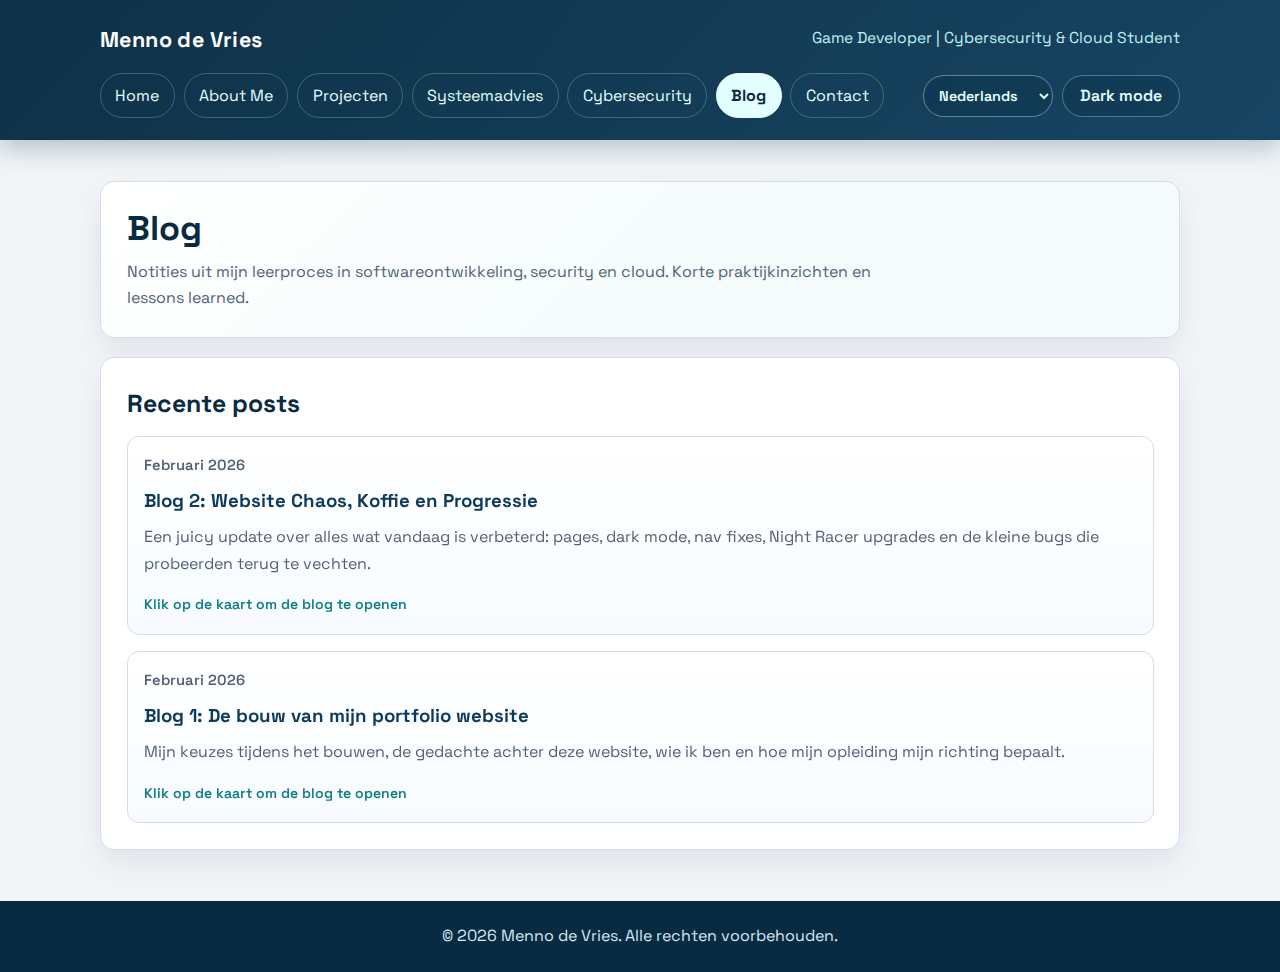
<file: Blog.html>
<!DOCTYPE html>
<html lang="nl">
<head>
    <meta charset="UTF-8">
    <meta name="viewport" content="width=device-width, initial-scale=1.0">
    <title>Blog | Menno de Vries</title>
    <link rel="preconnect" href="https://fonts.googleapis.com">
    <link rel="preconnect" href="https://fonts.gstatic.com" crossorigin>
    <link href="https://fonts.googleapis.com/css2?family=Space+Grotesk:wght@400;500;600;700&display=swap" rel="stylesheet">
    <link rel="stylesheet" href="styles.css">
</head>
<body>
    <header class="site-header">
        <div class="container header-inner">
            <div class="header-top">
                <a class="brand" href="index.html">Menno de Vries</a>
                <p class="role">Game Developer | Cybersecurity & Cloud Student</p>
            </div>
            <nav class="site-nav" aria-label="Hoofdnavigatie">
                <a href="index.html">Home</a>
                <a href="About_Me/AboutMe.html">About Me</a>
                <a href="Projecten.html">Projecten</a>
                <a href="Keuzehulp.html">Systeemadvies</a>
                <a href="Cybersecurity.html">Cybersecurity</a>
                <a class="is-active" aria-current="page" href="Blog.html">Blog</a>
                <a href="Contact.html">Contact</a>
                            <div class="lang-switcher">
                    <label for="lang-select">Taal</label>
                    <select id="lang-select" class="js-language-select" aria-label="Selecteer taal">
                        <option value="nl">Nederlands</option>
                        <option value="en">English</option>
                        <option value="de">Deutsch</option>
                    </select>
                </div>
                <button class="theme-toggle js-theme-toggle" type="button" aria-pressed="false">Dark mode</button>
            </nav>
        </div>
    </header>

    <main>
        <div class="container">
            <section class="hero">
                <h1>Blog</h1>
                <p>Notities uit mijn leerproces in softwareontwikkeling, security en cloud. Korte praktijkinzichten en lessons learned.</p>
            </section>

            <section class="section">
                <h2>Recente posts</h2>
                <div class="grid">
                    <a class="card blog-card-link" href="Blogs_Library/Blog2/Blog2.html">
                        <p class="meta">Februari 2026</p>
                        <h3>Blog 2: Website Chaos, Koffie en Progressie</h3>
                        <p>Een juicy update over alles wat vandaag is verbeterd: pages, dark mode, nav fixes, Night Racer upgrades en de kleine bugs die probeerden terug te vechten.</p>
                        <div class="blog-card-actions">
                            <span class="blog-card-hint">Klik op de kaart om de blog te openen</span>
                        </div>
                    </a>
                    <a class="card blog-card-link" href="Blogs_Library/Blog1/Blog1.html">
                        <p class="meta">Februari 2026</p>
                        <h3>Blog 1: De bouw van mijn portfolio website</h3>
                        <p>Mijn keuzes tijdens het bouwen, de gedachte achter deze website, wie ik ben en hoe mijn opleiding mijn richting bepaalt.</p>
                        <div class="blog-card-actions">
                            <span class="blog-card-hint">Klik op de kaart om de blog te openen</span>
                        </div>
                    </a>
                    <!-- <article class="card">
                        <p class="meta">Januari 2026</p>
                        <h3>Mijn eerste cybersecurity project</h3>
                        <p>Wat goed ging, welke fouten ik maakte en hoe een gestructureerde aanpak het verschil maakte in een netwerkbeveiligingsproject.</p>
                    </article>
                    <article class="card">
                        <p class="meta">December 2025</p>
                        <h3>Game servers op Azure</h3>
                        <p>Experimenten met hosting, performance en betrouwbaarheid van game servers in de cloud met praktische verbeterpunten.</p>
                    </article> -->
                </div>
            </section>
        </div>
    </main>

    <footer class="footer">
        <p>&copy; 2026 Menno de Vries. Alle rechten voorbehouden.</p>
    </footer>
    <div id="google_translate_element" class="google-translate-hidden" aria-hidden="true"></div>
    <script src="language-switcher.js" defer></script>
    <script src="theme-toggle.js" defer></script>
    <script src="https://translate.google.com/translate_a/element.js?cb=googleTranslateElementInit" defer></script></body>
</html>
</file>
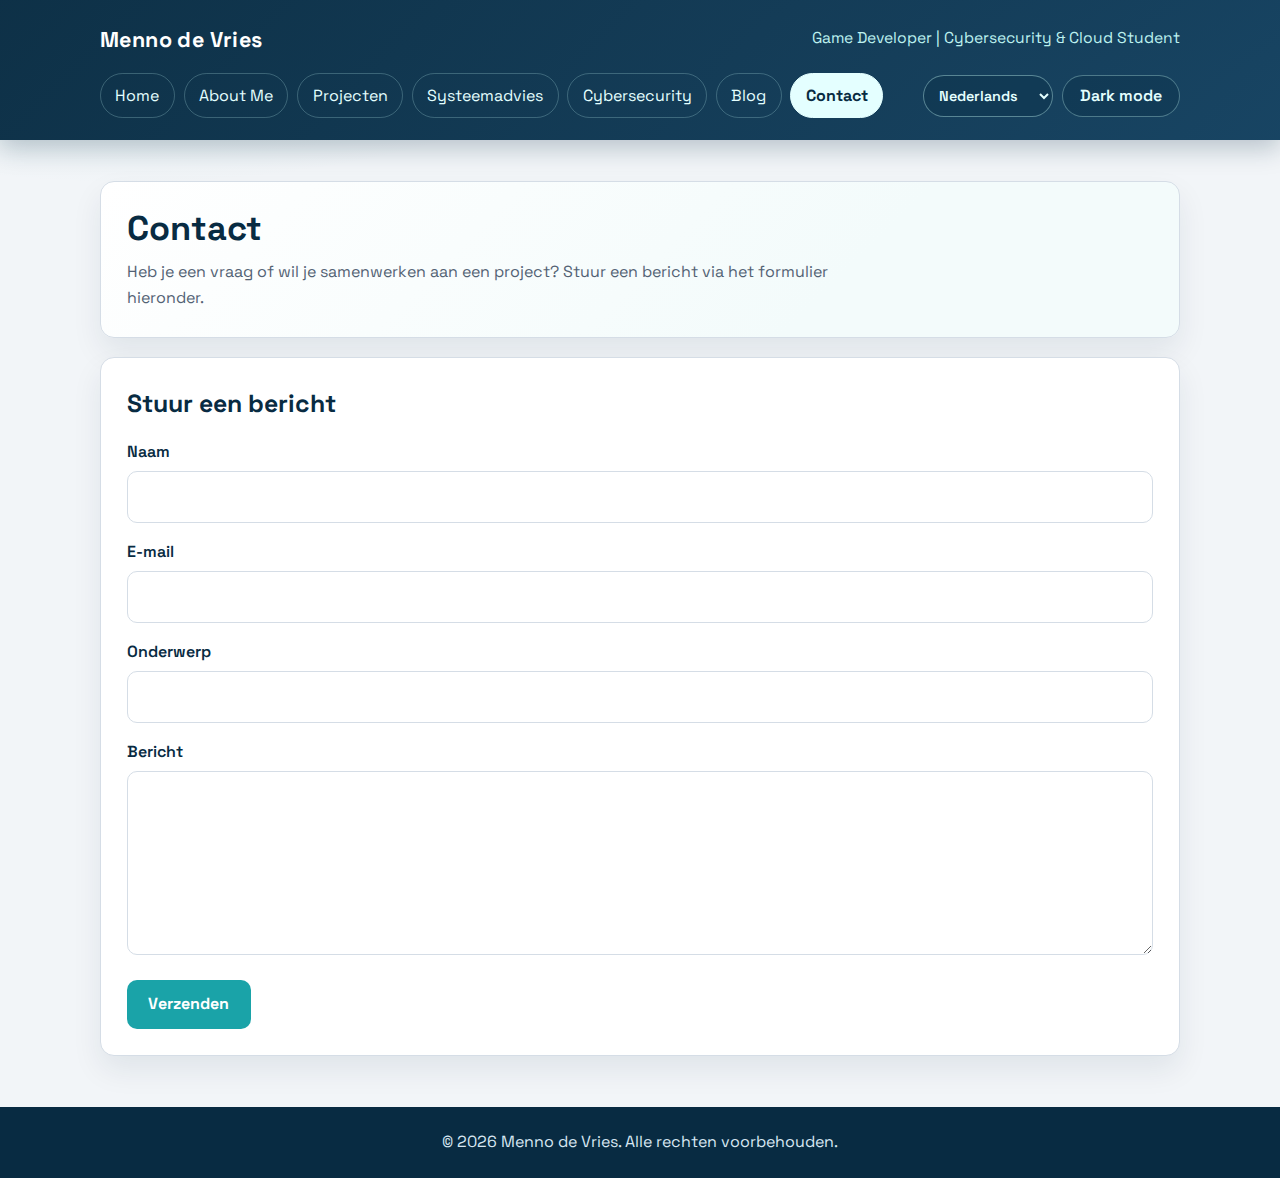
<file: Contact.html>
<!DOCTYPE html>
<html lang="nl">
<head>
    <meta charset="UTF-8">
    <meta name="viewport" content="width=device-width, initial-scale=1.0">
    <title>Contact | Menno de Vries</title>
    <link rel="preconnect" href="https://fonts.googleapis.com">
    <link rel="preconnect" href="https://fonts.gstatic.com" crossorigin>
    <link href="https://fonts.googleapis.com/css2?family=Space+Grotesk:wght@400;500;600;700&display=swap" rel="stylesheet">
    <link rel="stylesheet" href="styles.css">
</head>
<body>
    <header class="site-header">
        <div class="container header-inner">
            <div class="header-top">
                <a class="brand" href="index.html">Menno de Vries</a>
                <p class="role">Game Developer | Cybersecurity & Cloud Student</p>
            </div>
            <nav class="site-nav" aria-label="Hoofdnavigatie">
                <a href="index.html">Home</a>
                <a href="About_Me/AboutMe.html">About Me</a>
                <a href="Projecten.html">Projecten</a>
                <a href="Keuzehulp.html">Systeemadvies</a>
                <a href="Cybersecurity.html">Cybersecurity</a>
                <a href="Blog.html">Blog</a>
                <a class="is-active" aria-current="page" href="Contact.html">Contact</a>
                            <div class="lang-switcher">
                    <label for="lang-select">Taal</label>
                    <select id="lang-select" class="js-language-select" aria-label="Selecteer taal">
                        <option value="nl">Nederlands</option>
                        <option value="en">English</option>
                        <option value="de">Deutsch</option>
                    </select>
                </div>
                <button class="theme-toggle js-theme-toggle" type="button" aria-pressed="false">Dark mode</button>
            </nav>
        </div>
    </header>

    <main>
        <div class="container">
            <section class="hero">
                <h1>Contact</h1>
                <p>Heb je een vraag of wil je samenwerken aan een project? Stuur een bericht via het formulier hieronder.</p>
            </section>

            <section class="section">
                <h2>Stuur een bericht</h2>
                <form class="contact-form" action="https://formsubmit.co/menno.de.vries302@gmail.com" method="POST">
                    <input type="hidden" name="_subject" value="Nieuw bericht via mennodevries portfolio">
                    <input type="hidden" name="_captcha" value="false">
                    <input type="text" name="_honey" style="display:none" tabindex="-1" autocomplete="off" aria-hidden="true">

                    <div class="form-group">
                        <label for="name">Naam</label>
                        <input type="text" id="name" name="name" required autocomplete="name">
                    </div>

                    <div class="form-group">
                        <label for="email">E-mail</label>
                        <input type="email" id="email" name="email" required autocomplete="email" inputmode="email">
                    </div>

                    <div class="form-group">
                        <label for="subject">Onderwerp</label>
                        <input type="text" id="subject" name="subject" required autocomplete="off">
                    </div>

                    <div class="form-group">
                        <label for="message">Bericht</label>
                        <textarea id="message" name="message" rows="6" required autocomplete="off"></textarea>
                    </div>

                    <button class="btn" type="submit">Verzenden</button>
                </form>
            </section>
        </div>
    </main>

    <footer class="footer">
        <p>&copy; 2026 Menno de Vries. Alle rechten voorbehouden.</p>
    </footer>
    <div id="google_translate_element" class="google-translate-hidden" aria-hidden="true"></div>
    <script src="language-switcher.js" defer></script>
    <script src="theme-toggle.js" defer></script>
    <script src="https://translate.google.com/translate_a/element.js?cb=googleTranslateElementInit" defer></script></body>
</html>
</file>
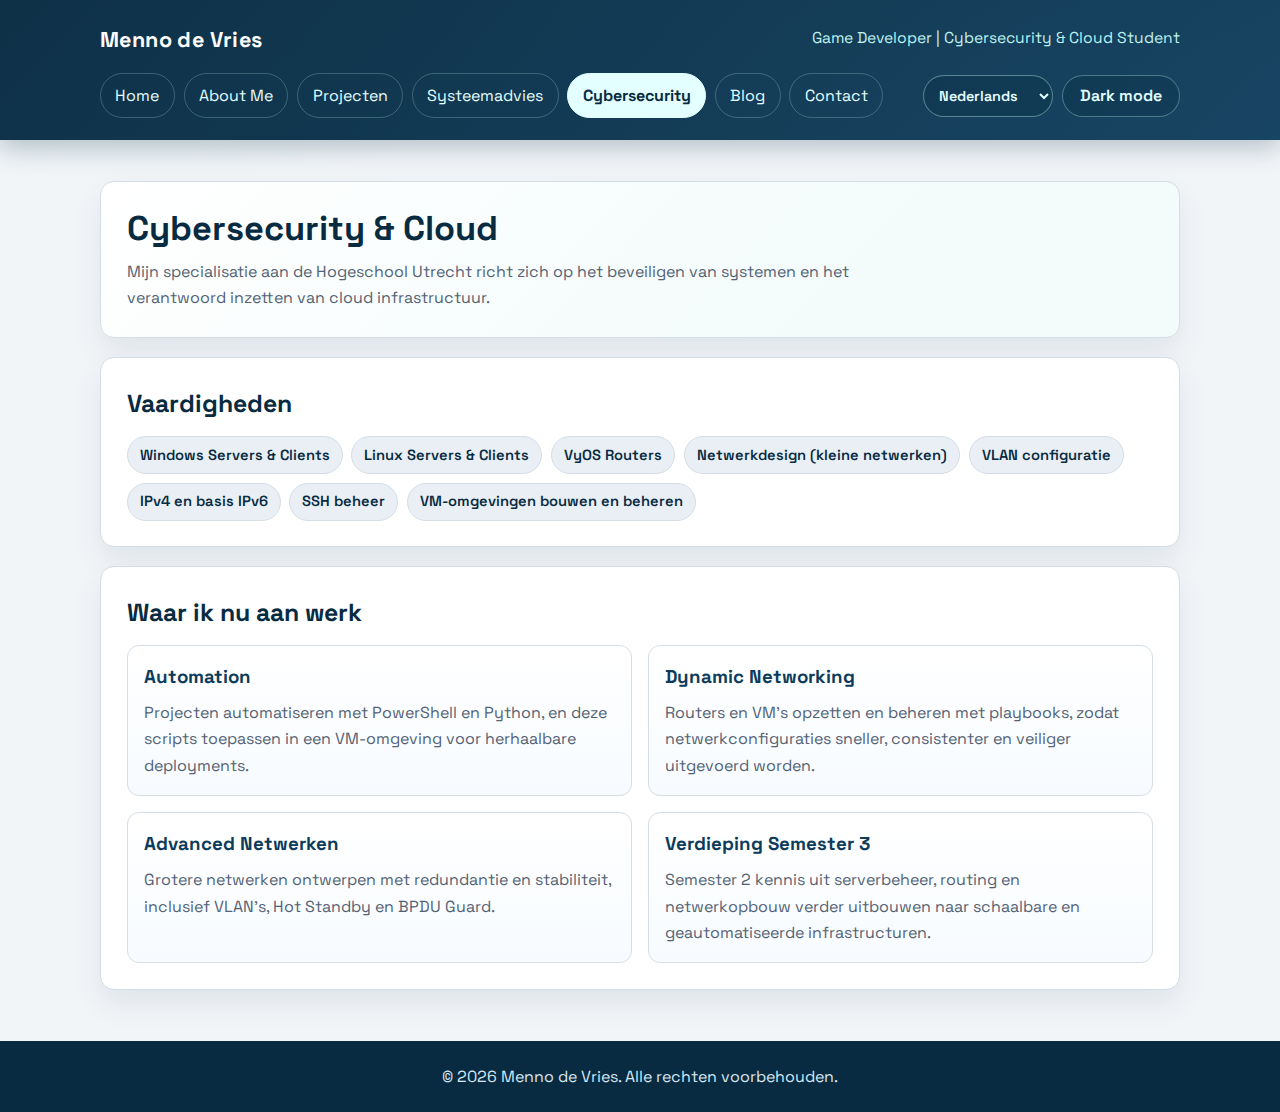
<file: Cybersecurity.html>
<!DOCTYPE html>
<html lang="nl">
<head>
    <meta charset="UTF-8">
    <meta name="viewport" content="width=device-width, initial-scale=1.0">
    <title>Cybersecurity | Menno de Vries</title>
    <link rel="preconnect" href="https://fonts.googleapis.com">
    <link rel="preconnect" href="https://fonts.gstatic.com" crossorigin>
    <link href="https://fonts.googleapis.com/css2?family=Space+Grotesk:wght@400;500;600;700&display=swap" rel="stylesheet">
    <link rel="stylesheet" href="styles.css">
</head>
<body>
    <header class="site-header">
        <div class="container header-inner">
            <div class="header-top">
                <a class="brand" href="index.html">Menno de Vries</a>
                <p class="role">Game Developer | Cybersecurity & Cloud Student</p>
            </div>
            <nav class="site-nav" aria-label="Hoofdnavigatie">
                <a href="index.html">Home</a>
                <a href="About_Me/AboutMe.html">About Me</a>
                <a href="Projecten.html">Projecten</a>
                <a href="Keuzehulp.html">Systeemadvies</a>
                <a class="is-active" aria-current="page" href="Cybersecurity.html">Cybersecurity</a>
                <a href="Blog.html">Blog</a>
                <a href="Contact.html">Contact</a>
                            <div class="lang-switcher">
                    <label for="lang-select">Taal</label>
                    <select id="lang-select" class="js-language-select" aria-label="Selecteer taal">
                        <option value="nl">Nederlands</option>
                        <option value="en">English</option>
                        <option value="de">Deutsch</option>
                    </select>
                </div>
                <button class="theme-toggle js-theme-toggle" type="button" aria-pressed="false">Dark mode</button>
            </nav>
        </div>
    </header>

    <main>
        <div class="container">
            <section class="hero">
                <h1>Cybersecurity & Cloud</h1>
                <p>Mijn specialisatie aan de Hogeschool Utrecht richt zich op het beveiligen van systemen en het verantwoord inzetten van cloud infrastructuur.</p>
            </section>

            <section class="section">
                <h2>Vaardigheden</h2>
                <ul class="skills">
                    <li>Windows Servers & Clients</li>
                    <li>Linux Servers & Clients</li>
                    <li>VyOS Routers</li>
                    <li>Netwerkdesign (kleine netwerken)</li>
                    <li>VLAN configuratie</li>
                    <li>IPv4 en basis IPv6</li>
                    <li>SSH beheer</li>
                    <li>VM-omgevingen bouwen en beheren</li>
                </ul>
            </section>

            <section class="section">
                <h2>Waar ik nu aan werk</h2>
                <div class="grid two">
                    <article class="card">
                        <h3>Automation</h3>
                        <p>Projecten automatiseren met PowerShell en Python, en deze scripts toepassen in een VM-omgeving voor herhaalbare deployments.</p>
                    </article>
                    <article class="card">
                        <h3>Dynamic Networking</h3>
                        <p>Routers en VM's opzetten en beheren met playbooks, zodat netwerkconfiguraties sneller, consistenter en veiliger uitgevoerd worden.</p>
                    </article>
                    <article class="card">
                        <h3>Advanced Netwerken</h3>
                        <p>Grotere netwerken ontwerpen met redundantie en stabiliteit, inclusief VLAN's, Hot Standby en BPDU Guard.</p>
                    </article>
                    <article class="card">
                        <h3>Verdieping Semester 3</h3>
                        <p>Semester 2 kennis uit serverbeheer, routing en netwerkopbouw verder uitbouwen naar schaalbare en geautomatiseerde infrastructuren.</p>
                    </article>
                </div>
            </section>
        </div>
    </main>

    <footer class="footer">
        <p>&copy; 2026 Menno de Vries. Alle rechten voorbehouden.</p>
    </footer>
    <div id="google_translate_element" class="google-translate-hidden" aria-hidden="true"></div>
    <script src="language-switcher.js" defer></script>
    <script src="theme-toggle.js" defer></script>
    <script src="https://translate.google.com/translate_a/element.js?cb=googleTranslateElementInit" defer></script></body>
</html>
</file>
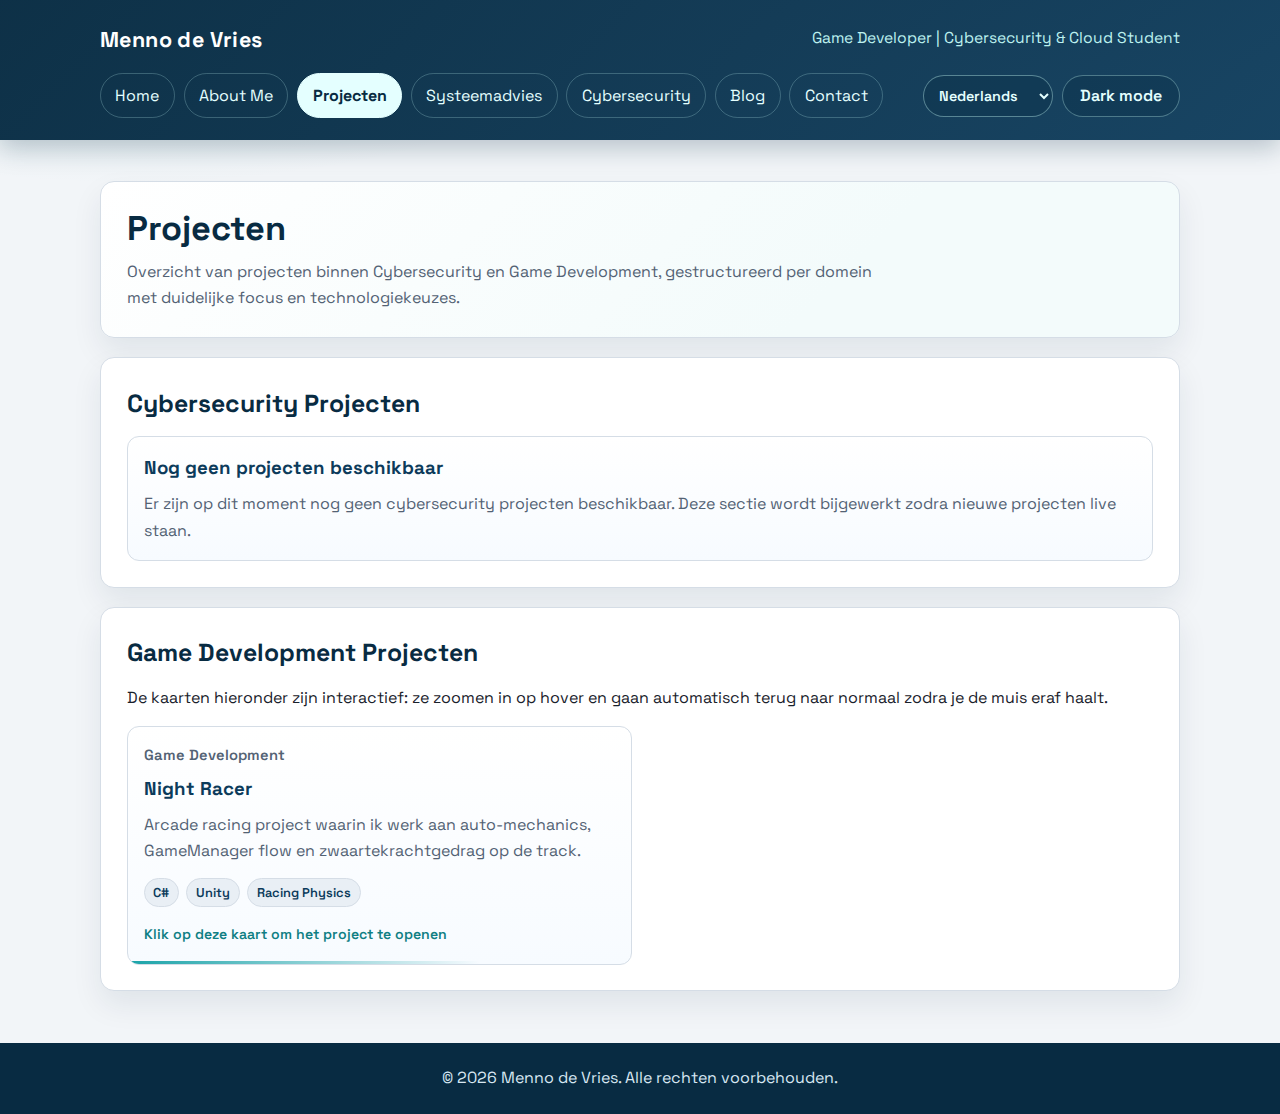
<file: Projecten.html>
<!DOCTYPE html>
<html lang="nl">
<head>
    <meta charset="UTF-8">
    <meta name="viewport" content="width=device-width, initial-scale=1.0">
    <title>Projecten | Menno de Vries</title>
    <link rel="preconnect" href="https://fonts.googleapis.com">
    <link rel="preconnect" href="https://fonts.gstatic.com" crossorigin>
    <link href="https://fonts.googleapis.com/css2?family=Space+Grotesk:wght@400;500;600;700&display=swap" rel="stylesheet">
    <link rel="stylesheet" href="styles.css">
</head>
<body>
    <header class="site-header">
        <div class="container header-inner">
            <div class="header-top">
                <a class="brand" href="index.html">Menno de Vries</a>
                <p class="role">Game Developer | Cybersecurity & Cloud Student</p>
            </div>
            <nav class="site-nav" aria-label="Hoofdnavigatie">
                <a href="index.html">Home</a>
                <a href="About_Me/AboutMe.html">About Me</a>
                <a class="is-active" aria-current="page" href="Projecten.html">Projecten</a>
                <a href="Keuzehulp.html">Systeemadvies</a>
                <a href="Cybersecurity.html">Cybersecurity</a>
                <a href="Blog.html">Blog</a>
                <a href="Contact.html">Contact</a>
                            <div class="lang-switcher">
                    <label for="lang-select">Taal</label>
                    <select id="lang-select" class="js-language-select" aria-label="Selecteer taal">
                        <option value="nl">Nederlands</option>
                        <option value="en">English</option>
                        <option value="de">Deutsch</option>
                    </select>
                </div>
                <button class="theme-toggle js-theme-toggle" type="button" aria-pressed="false">Dark mode</button>
            </nav>
        </div>
    </header>

    <main>
        <div class="container">
            <section class="hero">
                <h1>Projecten</h1>
                <p>Overzicht van projecten binnen Cybersecurity en Game Development, gestructureerd per domein met duidelijke focus en technologiekeuzes.</p>
            </section>

            <section class="section">
                <h2>Cybersecurity Projecten</h2>
                <div class="project-group">
                    <article class="card">
                        <h3>Nog geen projecten beschikbaar</h3>
                        <p>Er zijn op dit moment nog geen cybersecurity projecten beschikbaar. Deze sectie wordt bijgewerkt zodra nieuwe projecten live staan.</p>
                    </article>
                    <!--
                    <div class="project-grid">
                        <article class="card project-card game-card">
                            <p class="meta">Cybersecurity</p>
                            <h3>Netwerk Hardening Lab</h3>
                            <p>Op dit moment geen projecten.</p>
                            <div class="project-tech">
                                <span>Firewall</span>
                                <span>VLAN</span>
                                <span>SIEM basics</span>
                            </div>
                        </article>
                        <article class="card project-card game-card">
                            <p class="meta">Cloud Security</p>
                            <h3>Azure Security Baseline</h3>
                            <p>Op dit moment geen projecten.</p>
                            <div class="project-tech">
                                <span>Azure</span>
                                <span>RBAC</span>
                                <span>Defender</span>
                            </div>
                        </article>
                        <article class="card project-card game-card">
                            <p class="meta">Awareness</p>
                            <h3>Phishing Simulatie</h3>
                            <p>Op dit moment geen projecten.</p>
                            <div class="project-tech">
                                <span>OSINT</span>
                                <span>Awareness</span>
                                <span>Rapportage</span>
                            </div>
                        </article>
                        <article class="card project-card game-card">
                            <p class="meta">Security Operations</p>
                            <h3>Incident Response Oefening</h3>
                            <p>Op dit moment geen projecten.</p>
                            <div class="project-tech">
                                <span>Playbooks</span>
                                <span>MITRE ATT&CK</span>
                                <span>Postmortem</span>
                            </div>
                        </article>
                    </div>
                    -->
                </div>
            </section>

            <section class="section">
                <h2>Game Development Projecten</h2>
                <p>De kaarten hieronder zijn interactief: ze zoomen in op hover en gaan automatisch terug naar normaal zodra je de muis eraf haalt.</p>
                <div class="project-group">
                    <div class="project-grid">
                        <a class="card project-card game-card project-card-link" href="Unity_Project_1/Unity_project1.html">
                            <p class="meta">Game Development</p>
                            <h3>Night Racer</h3>
                            <p>Arcade racing project waarin ik werk aan auto-mechanics, GameManager flow en zwaartekrachtgedrag op de track.</p>
                            <div class="project-tech">
                                <span>C#</span>
                                <span>Unity</span>
                                <span>Racing Physics</span>
                            </div>
                            <div class="blog-card-actions">
                                <span class="blog-card-hint">Klik op deze kaart om het project te openen</span>
                            </div>
                        </a>
                        <!--
                        <article class="card project-card game-card">
                            <p class="meta">Systems Design</p>
                            <h3>AI Behaviour Prototype</h3>
                            <div class="project-tech">
                                <span>FSM</span>
                                <span>Pathfinding</span>
                                <span>Debug tools</span>
                            </div>
                        </article>
                        <article class="card project-card game-card">
                            <p class="meta">Multiplayer</p>
                            <h3>Co-op Match Prototype</h3>
                            <div class="project-tech">
                                <span>Netcode</span>
                                <span>Sync</span>
                                <span>Latency tests</span>
                            </div>
                        </article>
                        <article class="card project-card game-card">
                            <p class="meta">Performance</p>
                            <h3>Rendering Optimalisatie</h3>
                            <div class="project-tech">
                                <span>Profiling</span>
                                <span>GPU/CPU</span>
                                <span>Optimization</span>
                            </div>
                        </article>
                        -->
                    </div>
                </div>
            </section>
        </div>
    </main>

    <footer class="footer">
        <p>&copy; 2026 Menno de Vries. Alle rechten voorbehouden.</p>
    </footer>
    <div id="google_translate_element" class="google-translate-hidden" aria-hidden="true"></div>
    <script src="language-switcher.js" defer></script>
    <script src="theme-toggle.js" defer></script>
    <script src="https://translate.google.com/translate_a/element.js?cb=googleTranslateElementInit" defer></script></body>
</html>
</file>
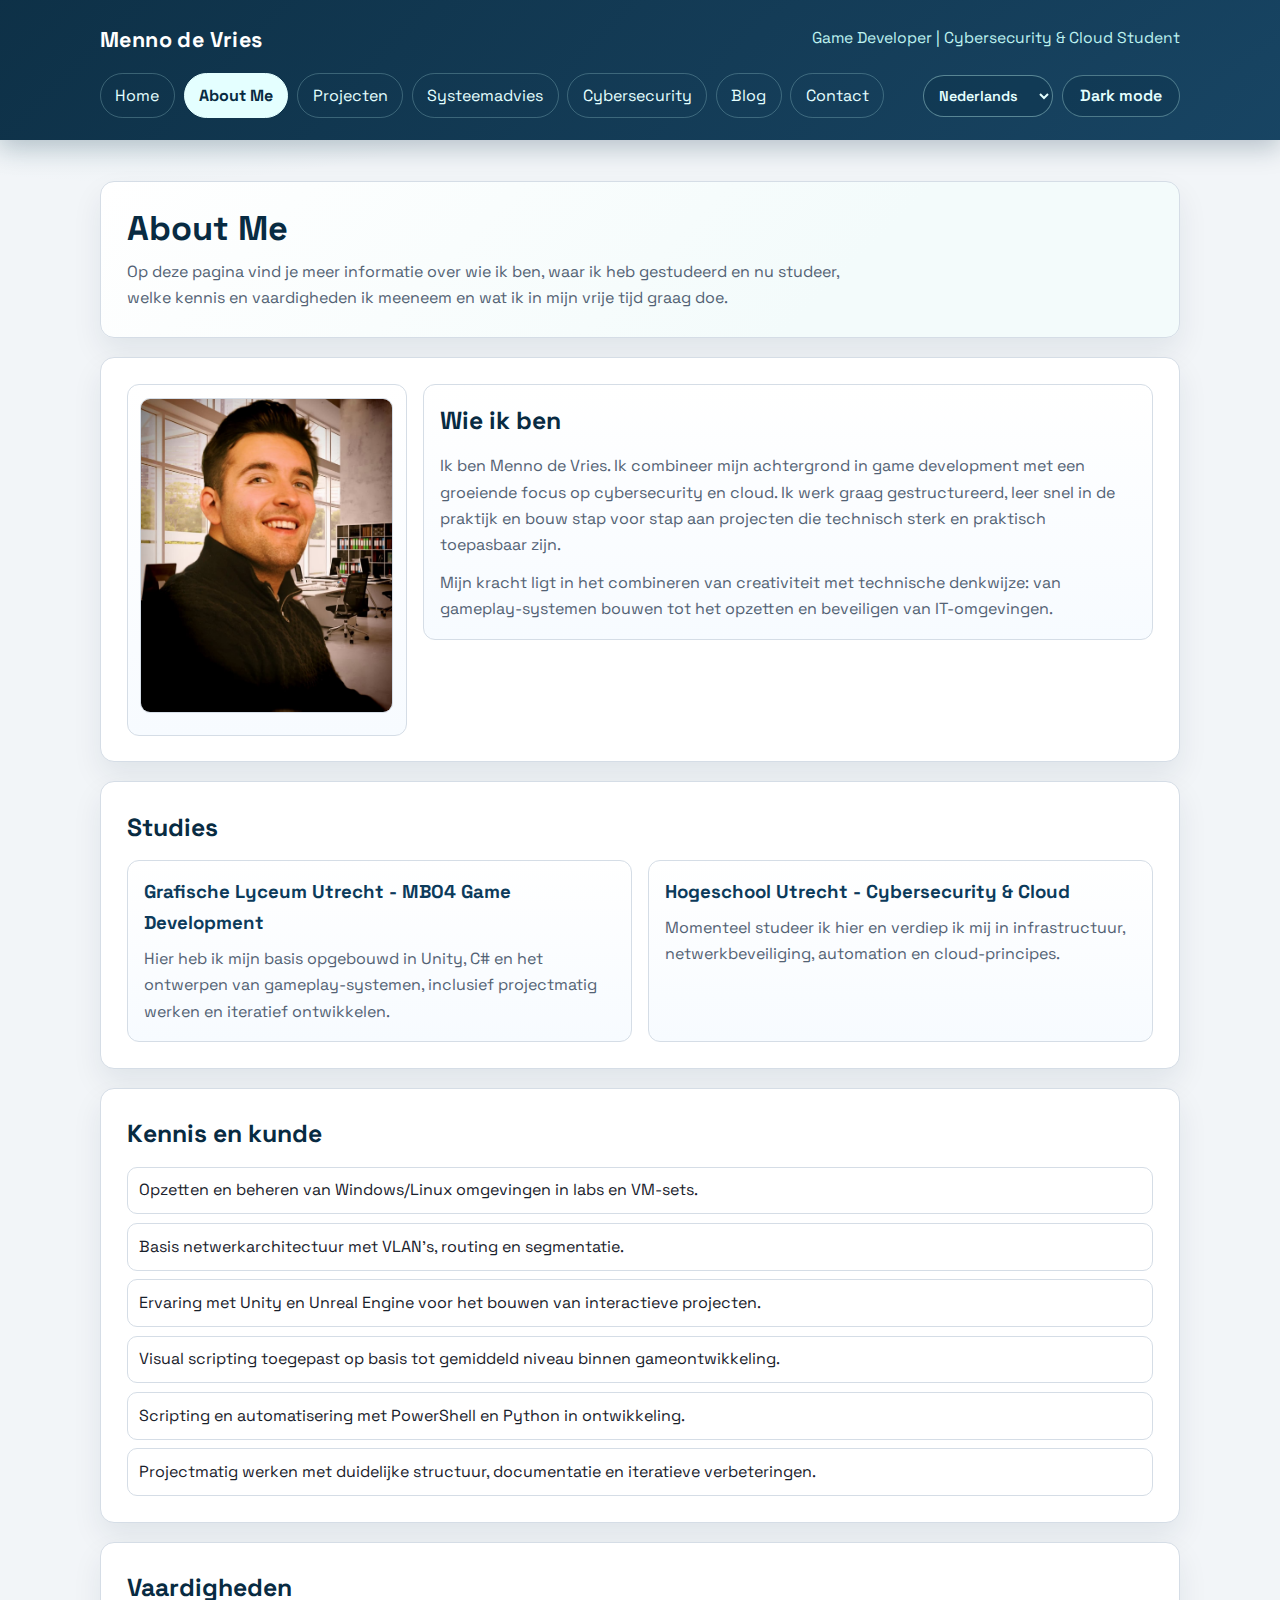
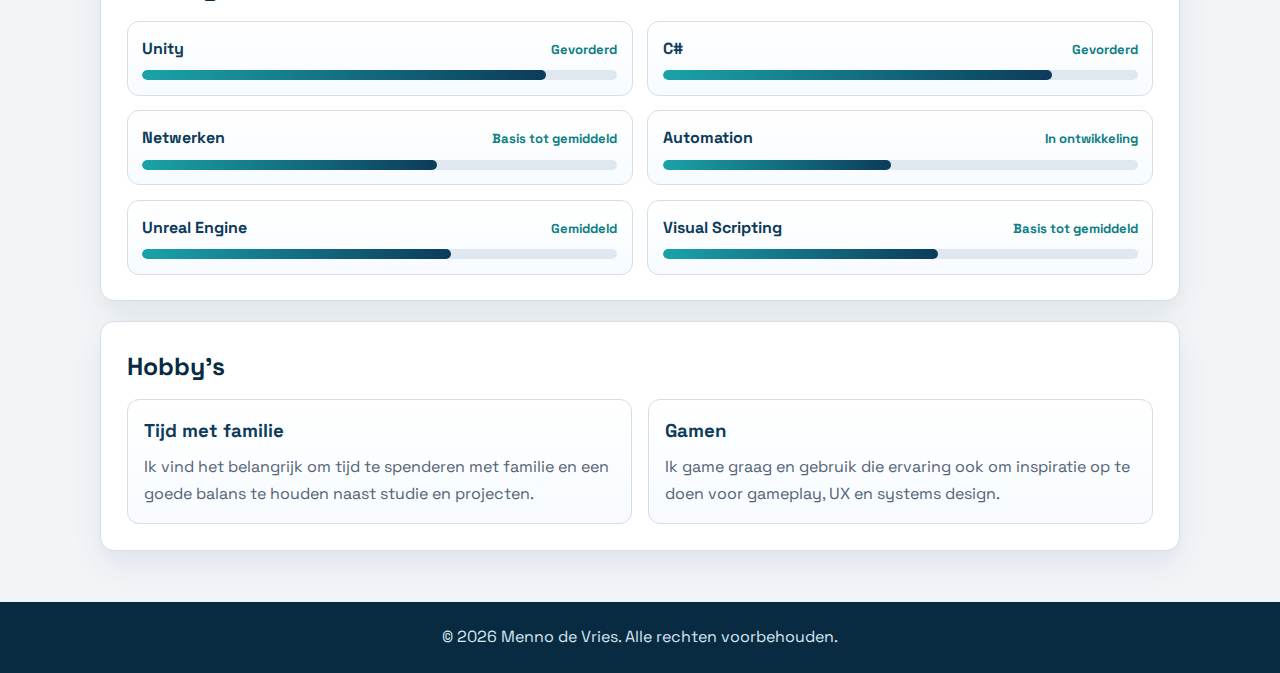
<file: About_Me/AboutMe.html>
<!DOCTYPE html>
<html lang="nl">
<head>
    <meta charset="UTF-8">
    <meta name="viewport" content="width=device-width, initial-scale=1.0">
    <title>About Me | Menno de Vries</title>
    <link rel="preconnect" href="https://fonts.googleapis.com">
    <link rel="preconnect" href="https://fonts.gstatic.com" crossorigin>
    <link href="https://fonts.googleapis.com/css2?family=Space+Grotesk:wght@400;500;600;700&display=swap" rel="stylesheet">
    <link rel="stylesheet" href="../styles.css">
</head>
<body>
    <header class="site-header">
        <div class="container header-inner">
            <div class="header-top">
                <a class="brand" href="../index.html">Menno de Vries</a>
                <p class="role">Game Developer | Cybersecurity & Cloud Student</p>
            </div>
            <nav class="site-nav" aria-label="Hoofdnavigatie">
                <a href="../index.html">Home</a>
                <a class="is-active" aria-current="page" href="AboutMe.html">About Me</a>
                <a href="../Projecten.html">Projecten</a>
                <a href="../Keuzehulp.html">Systeemadvies</a>
                <a href="../Cybersecurity.html">Cybersecurity</a>
                <a href="../Blog.html">Blog</a>
                <a href="../Contact.html">Contact</a>
                            <div class="lang-switcher">
                    <label for="lang-select">Taal</label>
                    <select id="lang-select" class="js-language-select" aria-label="Selecteer taal">
                        <option value="nl">Nederlands</option>
                        <option value="en">English</option>
                        <option value="de">Deutsch</option>
                    </select>
                </div>
                <button class="theme-toggle js-theme-toggle" type="button" aria-pressed="false">Dark mode</button>
            </nav>
        </div>
    </header>

    <main>
        <div class="container">
            <section class="hero">
                <h1>About Me</h1>
                <p>Op deze pagina vind je meer informatie over wie ik ben, waar ik heb gestudeerd en nu studeer, welke kennis en vaardigheden ik meeneem en wat ik in mijn vrije tijd graag doe.</p>
            </section>

            <section class="section">
                <div class="about-layout">
                    <figure class="about-photo-card">
                        <img class="about-photo" src="profile.jpg" alt="Profielfoto van Menno de Vries" loading="lazy" decoding="async">
                    </figure>
                    <article class="card">
                        <h2>Wie ik ben</h2>
                        <p>Ik ben Menno de Vries. Ik combineer mijn achtergrond in game development met een groeiende focus op cybersecurity en cloud. Ik werk graag gestructureerd, leer snel in de praktijk en bouw stap voor stap aan projecten die technisch sterk en praktisch toepasbaar zijn.</p>
                        <p>Mijn kracht ligt in het combineren van creativiteit met technische denkwijze: van gameplay-systemen bouwen tot het opzetten en beveiligen van IT-omgevingen.</p>
                    </article>
                </div>
            </section>

            <section class="section">
                <h2>Studies</h2>
                <div class="grid two">
                    <article class="card">
                        <h3>Grafische Lyceum Utrecht - MBO4 Game Development</h3>
                        <p>Hier heb ik mijn basis opgebouwd in Unity, C# en het ontwerpen van gameplay-systemen, inclusief projectmatig werken en iteratief ontwikkelen.</p>
                    </article>
                    <article class="card">
                        <h3>Hogeschool Utrecht - Cybersecurity & Cloud</h3>
                        <p>Momenteel studeer ik hier en verdiep ik mij in infrastructuur, netwerkbeveiliging, automation en cloud-principes.</p>
                    </article>
                </div>
            </section>

            <section class="section">
                <h2>Kennis en kunde</h2>
                <ul class="about-list">
                    <li>Opzetten en beheren van Windows/Linux omgevingen in labs en VM-sets.</li>
                    <li>Basis netwerkarchitectuur met VLAN's, routing en segmentatie.</li>
                    <li>Ervaring met Unity en Unreal Engine voor het bouwen van interactieve projecten.</li>
                    <li>Visual scripting toegepast op basis tot gemiddeld niveau binnen gameontwikkeling.</li>
                    <li>Scripting en automatisering met PowerShell en Python in ontwikkeling.</li>
                    <li>Projectmatig werken met duidelijke structuur, documentatie en iteratieve verbeteringen.</li>
                </ul>
            </section>

            <section class="section">
                <h2>Vaardigheden</h2>
                <div class="skill-level-grid">
                    <article class="skill-level-card">
                        <div class="skill-level-head">
                            <h3>Unity</h3>
                            <span>Gevorderd</span>
                        </div>
                        <div class="skill-bar"><div class="skill-bar-fill" style="width: 85%;"></div></div>
                    </article>
                    <article class="skill-level-card">
                        <div class="skill-level-head">
                            <h3>C#</h3>
                            <span>Gevorderd</span>
                        </div>
                        <div class="skill-bar"><div class="skill-bar-fill" style="width: 82%;"></div></div>
                    </article>
                    <article class="skill-level-card">
                        <div class="skill-level-head">
                            <h3>Netwerken</h3>
                            <span>Basis tot gemiddeld</span>
                        </div>
                        <div class="skill-bar"><div class="skill-bar-fill" style="width: 62%;"></div></div>
                    </article>
                    <article class="skill-level-card">
                        <div class="skill-level-head">
                            <h3>Automation</h3>
                            <span>In ontwikkeling</span>
                        </div>
                        <div class="skill-bar"><div class="skill-bar-fill" style="width: 48%;"></div></div>
                    </article>
                    <article class="skill-level-card">
                        <div class="skill-level-head">
                            <h3>Unreal Engine</h3>
                            <span>Gemiddeld</span>
                        </div>
                        <div class="skill-bar"><div class="skill-bar-fill" style="width: 65%;"></div></div>
                    </article>
                    <article class="skill-level-card">
                        <div class="skill-level-head">
                            <h3>Visual Scripting</h3>
                            <span>Basis tot gemiddeld</span>
                        </div>
                        <div class="skill-bar"><div class="skill-bar-fill" style="width: 58%;"></div></div>
                    </article>
                </div>
            </section>

            <section class="section">
                <h2>Hobby's</h2>
                <div class="grid two">
                    <article class="card">
                        <h3>Tijd met familie</h3>
                        <p>Ik vind het belangrijk om tijd te spenderen met familie en een goede balans te houden naast studie en projecten.</p>
                    </article>
                    <article class="card">
                        <h3>Gamen</h3>
                        <p>Ik game graag en gebruik die ervaring ook om inspiratie op te doen voor gameplay, UX en systems design.</p>
                    </article>
                </div>
            </section>
        </div>
    </main>

    <footer class="footer">
        <p>&copy; 2026 Menno de Vries. Alle rechten voorbehouden.</p>
    </footer>
    <div id="google_translate_element" class="google-translate-hidden" aria-hidden="true"></div>
    <script src="../language-switcher.js" defer></script>
    <script src="../theme-toggle.js" defer></script>
    <script src="https://translate.google.com/translate_a/element.js?cb=googleTranslateElementInit" defer></script></body>
</html>
</file>
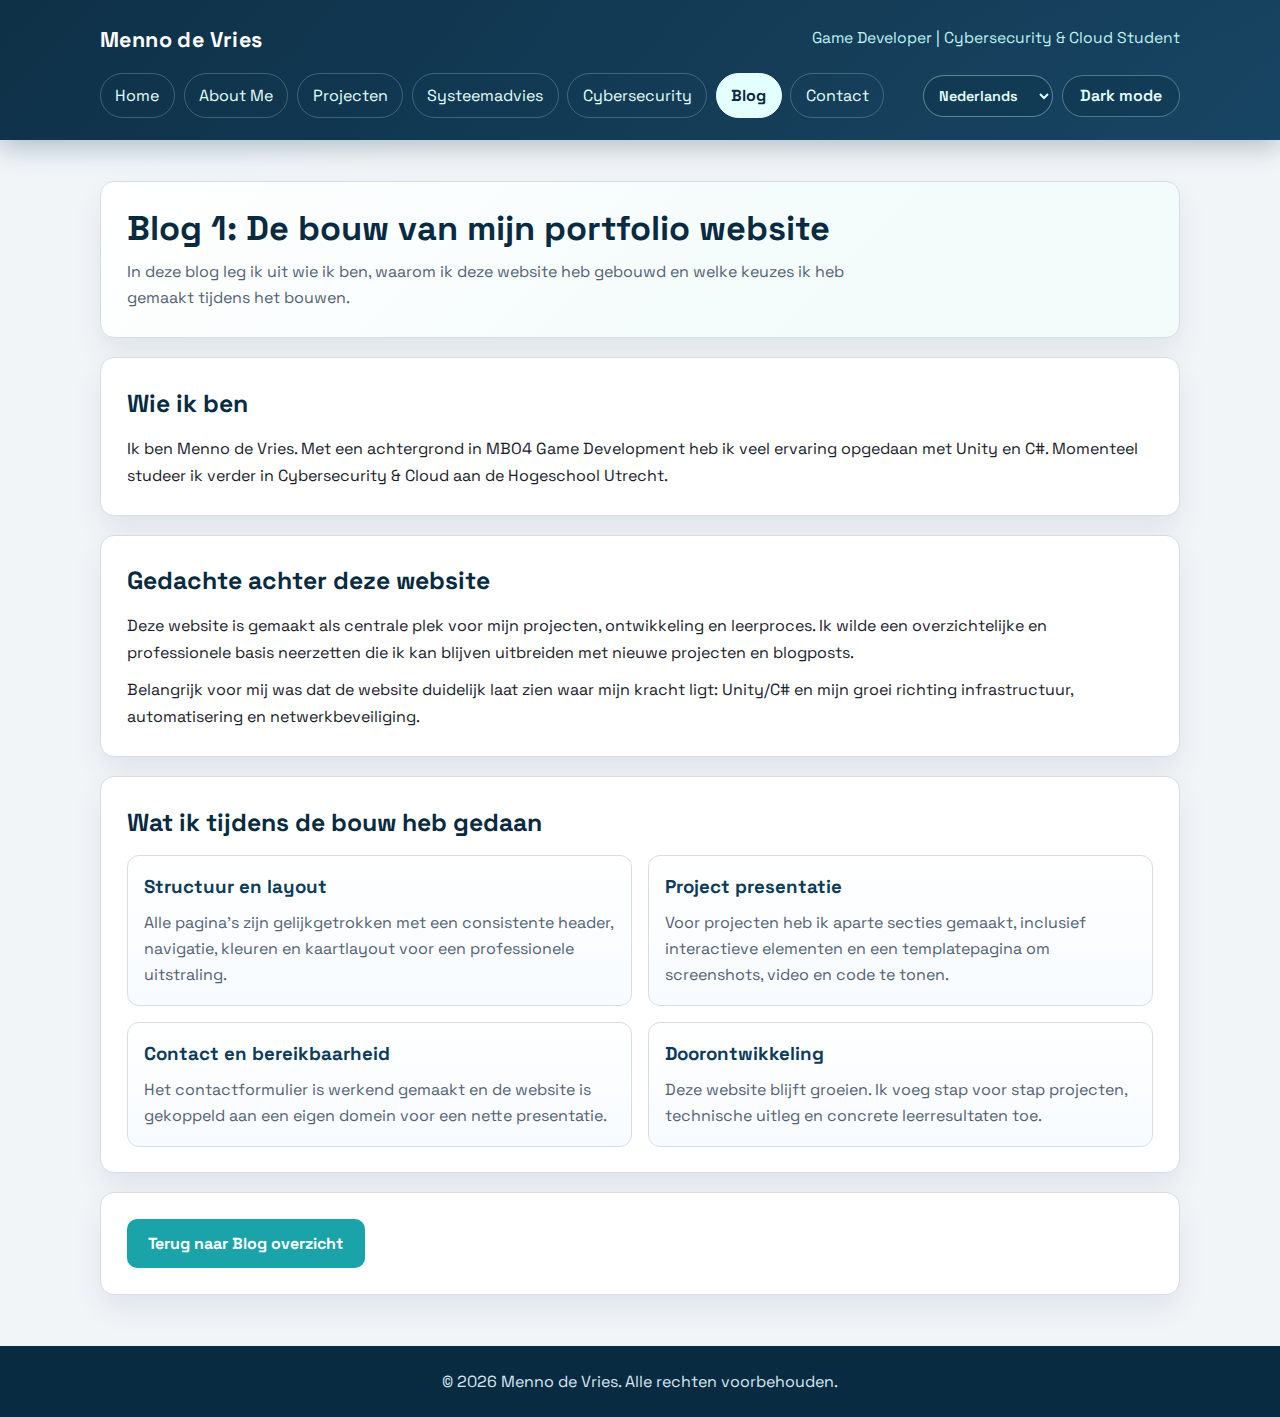
<file: Blogs_Library/Blog1/Blog1.html>
<!DOCTYPE html>
<html lang="nl">
<head>
    <meta charset="UTF-8">
    <meta name="viewport" content="width=device-width, initial-scale=1.0">
    <title>Blog 1 | Bouw van mijn website</title>
    <link rel="preconnect" href="https://fonts.googleapis.com">
    <link rel="preconnect" href="https://fonts.gstatic.com" crossorigin>
    <link href="https://fonts.googleapis.com/css2?family=Space+Grotesk:wght@400;500;600;700&display=swap" rel="stylesheet">
    <link rel="stylesheet" href="../../styles.css">
</head>
<body>
    <header class="site-header">
        <div class="container header-inner">
            <div class="header-top">
                <a class="brand" href="../../index.html">Menno de Vries</a>
                <p class="role">Game Developer | Cybersecurity & Cloud Student</p>
            </div>
            <nav class="site-nav" aria-label="Hoofdnavigatie">
                <a href="../../index.html">Home</a>
                <a href="../../About_Me/AboutMe.html">About Me</a>
                <a href="../../Projecten.html">Projecten</a>
                <a href="../../Keuzehulp.html">Systeemadvies</a>
                <a href="../../Cybersecurity.html">Cybersecurity</a>
                <a class="is-active" aria-current="page" href="../../Blog.html">Blog</a>
                <a href="../../Contact.html">Contact</a>
                            <div class="lang-switcher">
                    <label for="lang-select">Taal</label>
                    <select id="lang-select" class="js-language-select" aria-label="Selecteer taal">
                        <option value="nl">Nederlands</option>
                        <option value="en">English</option>
                        <option value="de">Deutsch</option>
                    </select>
                </div>
                <button class="theme-toggle js-theme-toggle" type="button" aria-pressed="false">Dark mode</button>
            </nav>
        </div>
    </header>

    <main>
        <div class="container">
            <section class="hero">
                <h1>Blog 1: De bouw van mijn portfolio website</h1>
                <p>In deze blog leg ik uit wie ik ben, waarom ik deze website heb gebouwd en welke keuzes ik heb gemaakt tijdens het bouwen.</p>
            </section>

            <section class="section">
                <h2>Wie ik ben</h2>
                <p>Ik ben Menno de Vries. Met een achtergrond in MBO4 Game Development heb ik veel ervaring opgedaan met Unity en C#. Momenteel studeer ik verder in Cybersecurity & Cloud aan de Hogeschool Utrecht.</p>
            </section>

            <section class="section">
                <h2>Gedachte achter deze website</h2>
                <p>Deze website is gemaakt als centrale plek voor mijn projecten, ontwikkeling en leerproces. Ik wilde een overzichtelijke en professionele basis neerzetten die ik kan blijven uitbreiden met nieuwe projecten en blogposts.</p>
                <p>Belangrijk voor mij was dat de website duidelijk laat zien waar mijn kracht ligt: Unity/C# en mijn groei richting infrastructuur, automatisering en netwerkbeveiliging.</p>
            </section>

            <section class="section">
                <h2>Wat ik tijdens de bouw heb gedaan</h2>
                <div class="grid two">
                    <article class="card">
                        <h3>Structuur en layout</h3>
                        <p>Alle pagina's zijn gelijkgetrokken met een consistente header, navigatie, kleuren en kaartlayout voor een professionele uitstraling.</p>
                    </article>
                    <article class="card">
                        <h3>Project presentatie</h3>
                        <p>Voor projecten heb ik aparte secties gemaakt, inclusief interactieve elementen en een templatepagina om screenshots, video en code te tonen.</p>
                    </article>
                    <article class="card">
                        <h3>Contact en bereikbaarheid</h3>
                        <p>Het contactformulier is werkend gemaakt en de website is gekoppeld aan een eigen domein voor een nette presentatie.</p>
                    </article>
                    <article class="card">
                        <h3>Doorontwikkeling</h3>
                        <p>Deze website blijft groeien. Ik voeg stap voor stap projecten, technische uitleg en concrete leerresultaten toe.</p>
                    </article>
                </div>
            </section>

            <section class="section">
                <p>
                    <a class="btn" href="../../Blog.html">Terug naar Blog overzicht</a>
                </p>
            </section>
        </div>
    </main>

    <footer class="footer">
        <p>&copy; 2026 Menno de Vries. Alle rechten voorbehouden.</p>
    </footer>
    <div id="google_translate_element" class="google-translate-hidden" aria-hidden="true"></div>
    <script src="../../language-switcher.js" defer></script>
    <script src="../../theme-toggle.js" defer></script>
    <script src="https://translate.google.com/translate_a/element.js?cb=googleTranslateElementInit" defer></script></body>
</html>
</file>
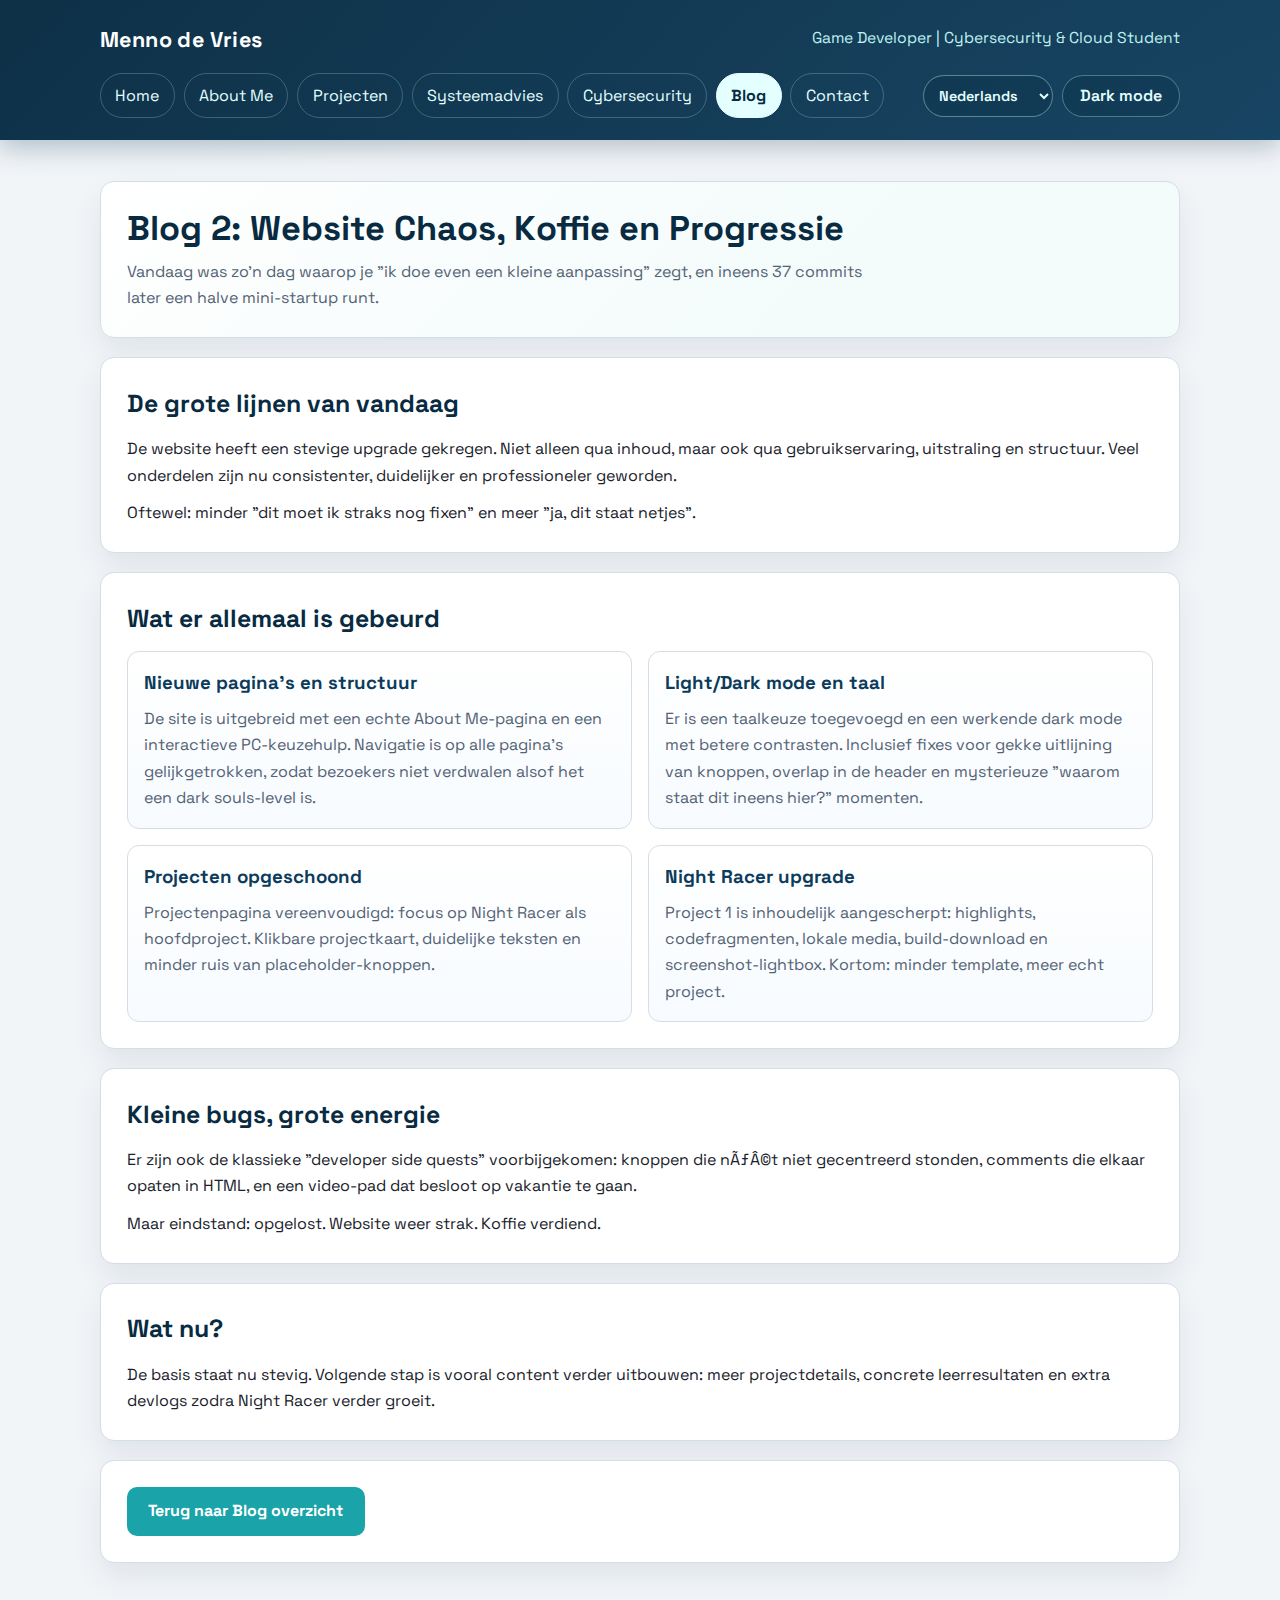
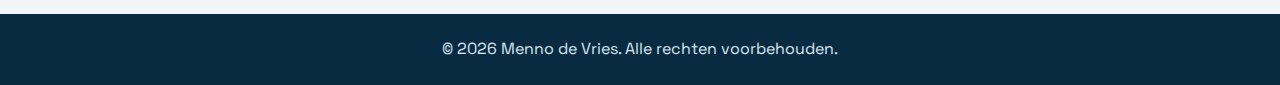
<file: Blogs_Library/Blog2/Blog2.html>
<!DOCTYPE html>
<html lang="nl">
<head>
    <meta charset="UTF-8">
    <meta name="viewport" content="width=device-width, initial-scale=1.0">
    <title>Blog 2 | Website Chaos, Koffie en Progressie</title>
    <link rel="preconnect" href="https://fonts.googleapis.com">
    <link rel="preconnect" href="https://fonts.gstatic.com" crossorigin>
    <link href="https://fonts.googleapis.com/css2?family=Space+Grotesk:wght@400;500;600;700&display=swap" rel="stylesheet">
    <link rel="stylesheet" href="../../styles.css">
</head>
<body>
    <header class="site-header">
        <div class="container header-inner">
            <div class="header-top">
                <a class="brand" href="../../index.html">Menno de Vries</a>
                <p class="role">Game Developer | Cybersecurity & Cloud Student</p>
            </div>
            <nav class="site-nav" aria-label="Hoofdnavigatie">
                <a href="../../index.html">Home</a>
                <a href="../../About_Me/AboutMe.html">About Me</a>
                <a href="../../Projecten.html">Projecten</a>
                <a href="../../Keuzehulp.html">Systeemadvies</a>
                <a href="../../Cybersecurity.html">Cybersecurity</a>
                <a class="is-active" aria-current="page" href="../../Blog.html">Blog</a>
                <a href="../../Contact.html">Contact</a>
                <div class="lang-switcher">
                    <label for="lang-select">Taal</label>
                    <select id="lang-select" class="js-language-select" aria-label="Selecteer taal">
                        <option value="nl">Nederlands</option>
                        <option value="en">English</option>
                        <option value="de">Deutsch</option>
                    </select>
                </div>
                <button class="theme-toggle js-theme-toggle" type="button" aria-pressed="false">Dark mode</button>
            </nav>
        </div>
    </header>

    <main>
        <div class="container">
            <section class="hero">
                <h1>Blog 2: Website Chaos, Koffie en Progressie</h1>
                <p>Vandaag was zo'n dag waarop je "ik doe even een kleine aanpassing" zegt, en ineens 37 commits later een halve mini-startup runt.</p>
            </section>

            <section class="section">
                <h2>De grote lijnen van vandaag</h2>
                <p>De website heeft een stevige upgrade gekregen. Niet alleen qua inhoud, maar ook qua gebruikservaring, uitstraling en structuur. Veel onderdelen zijn nu consistenter, duidelijker en professioneler geworden.</p>
                <p>Oftewel: minder "dit moet ik straks nog fixen" en meer "ja, dit staat netjes".</p>
            </section>

            <section class="section">
                <h2>Wat er allemaal is gebeurd</h2>
                <div class="grid two">
                    <article class="card">
                        <h3>Nieuwe pagina's en structuur</h3>
                        <p>De site is uitgebreid met een echte About Me-pagina en een interactieve PC-keuzehulp. Navigatie is op alle pagina's gelijkgetrokken, zodat bezoekers niet verdwalen alsof het een dark souls-level is.</p>
                    </article>
                    <article class="card">
                        <h3>Light/Dark mode en taal</h3>
                        <p>Er is een taalkeuze toegevoegd en een werkende dark mode met betere contrasten. Inclusief fixes voor gekke uitlijning van knoppen, overlap in de header en mysterieuze "waarom staat dit ineens hier?" momenten.</p>
                    </article>
                    <article class="card">
                        <h3>Projecten opgeschoond</h3>
                        <p>Projectenpagina vereenvoudigd: focus op Night Racer als hoofdproject. Klikbare projectkaart, duidelijke teksten en minder ruis van placeholder-knoppen.</p>
                    </article>
                    <article class="card">
                        <h3>Night Racer upgrade</h3>
                        <p>Project 1 is inhoudelijk aangescherpt: highlights, codefragmenten, lokale media, build-download en screenshot-lightbox. Kortom: minder template, meer echt project.</p>
                    </article>
                </div>
            </section>

            <section class="section">
                <h2>Kleine bugs, grote energie</h2>
                <p>Er zijn ook de klassieke "developer side quests" voorbijgekomen: knoppen die nÃƒÂ©t niet gecentreerd stonden, comments die elkaar opaten in HTML, en een video-pad dat besloot op vakantie te gaan.</p>
                <p>Maar eindstand: opgelost. Website weer strak. Koffie verdiend.</p>
            </section>

            <section class="section">
                <h2>Wat nu?</h2>
                <p>De basis staat nu stevig. Volgende stap is vooral content verder uitbouwen: meer projectdetails, concrete leerresultaten en extra devlogs zodra Night Racer verder groeit.</p>
            </section>

            <section class="section">
                <p>
                    <a class="btn" href="../../Blog.html">Terug naar Blog overzicht</a>
                </p>
            </section>
        </div>
    </main>

    <footer class="footer">
        <p>&copy; 2026 Menno de Vries. Alle rechten voorbehouden.</p>
    </footer>
    <div id="google_translate_element" class="google-translate-hidden" aria-hidden="true"></div>
    <script src="../../language-switcher.js" defer></script>
    <script src="../../theme-toggle.js" defer></script>
    <script src="https://translate.google.com/translate_a/element.js?cb=googleTranslateElementInit" defer></script>
</body>
</html>
</file>
<file: styles.css>
:root {
    --bg: #f2f5f8;
    --surface: #ffffff;
    --surface-soft: #e9eff5;
    --text: #19212b;
    --muted: #536274;
    --brand: #0c3b5b;
    --brand-strong: #082b42;
    --accent: #1aa3a8;
    --accent-strong: #0f7f84;
    --border: #d5dde6;
    --shadow: 0 14px 30px rgba(8, 43, 66, 0.08);
    --radius: 14px;
}

body.theme-dark {
    --bg: #0f1720;
    --surface: #142231;
    --surface-soft: #1b2c3d;
    --text: #dce8f3;
    --muted: #b7c8d8;
    --brand: #7ac0ff;
    --brand-strong: #d9ecff;
    --accent: #35bcc0;
    --accent-strong: #5bd9dd;
    --border: #30475e;
    --shadow: 0 14px 30px rgba(0, 0, 0, 0.35);
    background-image:
        radial-gradient(1100px 520px at 8% -12%, rgba(255, 194, 132, 0.12), transparent 58%),
        radial-gradient(1000px 460px at 92% -18%, rgba(53, 188, 192, 0.15), transparent 62%);
}

body.theme-dark .site-header {
    background:
        linear-gradient(135deg, #1c2d3a, #243847),
        linear-gradient(42deg, rgba(255, 194, 132, 0.16), transparent 60%);
    box-shadow: 0 8px 24px rgba(0, 0, 0, 0.35);
}

body.theme-dark .role {
    color: #f2dbc1;
}

body.theme-dark .site-nav a {
    color: #f5eee4;
    border-color: rgba(255, 214, 170, 0.34);
    background: rgba(255, 255, 255, 0.03);
}

body.theme-dark .site-nav a:hover,
body.theme-dark .site-nav a:focus-visible {
    background: rgba(255, 214, 170, 0.14);
    border-color: rgba(255, 214, 170, 0.58);
}

body.theme-dark .site-nav a.is-active {
    background: #ffd9b0;
    border-color: #ffd9b0;
    color: #2b2a27;
}

body.theme-dark .lang-switcher {
    color: #f5eee4;
}

body.theme-dark .lang-switcher select,
body.theme-dark .theme-toggle {
    color: #f5eee4;
    border-color: rgba(255, 214, 170, 0.42);
    background: rgba(255, 214, 170, 0.08);
}

body.theme-dark .theme-toggle:hover,
body.theme-dark .theme-toggle:focus-visible {
    background: rgba(255, 214, 170, 0.16);
}

body.theme-dark .footer {
    background: #1b2b37;
    color: #f3e5d4;
    border-top: 1px solid rgba(255, 214, 170, 0.2);
}

body.theme-dark .hero {
    background: linear-gradient(135deg, #1b2b37, #223544 68%);
    border-color: rgba(255, 214, 170, 0.22);
}

body.theme-dark .hero h1 {
    color: #ffe4c6;
}

body.theme-dark .hero p {
    color: #e7d4bf;
}

body.theme-dark .section {
    background: #142231;
    border-color: #355069;
}

body.theme-dark .card,
body.theme-dark .skill-level-card,
body.theme-dark .project-meta-item,
body.theme-dark .about-photo-card,
body.theme-dark .about-list li,
body.theme-dark .advisor-input-card,
body.theme-dark .advisor-result-list li,
body.theme-dark .checklist li,
body.theme-dark .shot-card {
    background: linear-gradient(180deg, #172838, #1c3042);
    border-color: #3a5670;
}

body.theme-dark .card h3,
body.theme-dark .section h2,
body.theme-dark .project-meta-item strong,
body.theme-dark label {
    color: #e3f0ff;
}

body.theme-dark .card p,
body.theme-dark .project-meta-item p,
body.theme-dark .skill-level-card p,
body.theme-dark .about-list li,
body.theme-dark .advisor-copy-status,
body.theme-dark .mobile-scroll-hint {
    color: #c2d3e2;
}

body.theme-dark .advisor-helper {
    color: #c7d7e5;
}

body.theme-dark .scan-match-note {
    background: rgba(53, 188, 192, 0.08);
    border-color: #3b5872;
    color: #cfe0ee;
}

body.theme-dark .game-select-wrap label {
    color: #e3f0ff;
}

body.theme-dark .game-multi-select {
    background: #122131;
    color: #e3f0ff;
    border-color: #3b5872;
}

body.theme-dark .advisor-fieldset {
    background: #132434;
    border-color: #3b5872;
}

body.theme-dark .advisor-fieldset legend {
    color: #e3f0ff;
}

body.theme-dark input,
body.theme-dark textarea,
body.theme-dark select {
    background: #122131;
    color: #e3f0ff;
    border-color: #3b5872;
}

body.theme-dark select option {
    background: #122131;
    color: #e3f0ff;
}

body.theme-dark input::placeholder,
body.theme-dark textarea::placeholder {
    color: #8fa6bb;
}

body.theme-dark .btn.btn-ghost {
    background: rgba(255, 214, 170, 0.08);
    border-color: rgba(255, 214, 170, 0.42);
    color: #f5eee4;
}

body.theme-dark .btn.btn-ghost:hover,
body.theme-dark .btn.btn-ghost:focus-visible {
    background: rgba(255, 214, 170, 0.16);
}

body.theme-dark .project-badges span,
body.theme-dark .project-tech span,
body.theme-dark .skills li,
body.theme-dark .advisor-option {
    background: #203447;
    color: #d7e9f8;
    border-color: #3a5872;
}

body.theme-dark .tab-btn {
    background: #172838;
    color: #d7e9f8;
    border-color: #3b5872;
}

body.theme-dark .tab-btn.is-active {
    background: #2f6ea0;
    border-color: #2f6ea0;
    color: #f5fbff;
}

body.theme-dark .shot-placeholder {
    background: linear-gradient(140deg, #22384b, #2a4358);
    color: #d7e9f8;
}

body.theme-dark .code-card {
    border-color: #2e4c68;
}

body.theme-dark .meta,
body.theme-dark .blog-card-hint {
    color: #8ee1dd;
}

html {
    height: 100%;
}

* {
    box-sizing: border-box;
    margin: 0;
    padding: 0;
}

body {
    display: flex;
    flex-direction: column;
    min-height: 100vh;
    min-height: 100dvh;
    font-family: "Space Grotesk", "Segoe UI", Tahoma, sans-serif;
    background-color: var(--bg);
    background-image:
        radial-gradient(1100px 500px at 10% -10%, rgba(26, 163, 168, 0.16), transparent 55%),
        radial-gradient(1000px 420px at 90% -18%, rgba(12, 59, 91, 0.18), transparent 58%);
    background-repeat: no-repeat, no-repeat;
    color: var(--text);
    line-height: 1.65;
}

@media (prefers-reduced-motion: reduce) {
    *, *::before, *::after {
        animation-duration: 0.01ms !important;
        animation-iteration-count: 1 !important;
        transition-duration: 0.01ms !important;
        scroll-behavior: auto !important;
    }
}

a {
    color: inherit;
}

a:focus-visible,
button:focus-visible,
select:focus-visible,
input:focus-visible,
textarea:focus-visible {
    outline: 3px solid rgba(26, 163, 168, 0.28);
    outline-offset: 2px;
}

.container {
    width: min(1080px, 92vw);
    margin: 0 auto;
}

.site-header {
    color: #fff;
    background:
        linear-gradient(135deg, rgba(8, 43, 66, 0.97), rgba(12, 59, 91, 0.95)),
        linear-gradient(40deg, rgba(26, 163, 168, 0.18), transparent 60%);
    box-shadow: 0 8px 24px rgba(8, 43, 66, 0.25);
}

.header-inner {
    padding: 1.35rem 0;
}

.header-top {
    display: flex;
    justify-content: space-between;
    align-items: center;
    gap: 1rem;
    margin-bottom: 1rem;
}

.brand {
    font-size: 1.35rem;
    font-weight: 700;
    letter-spacing: 0.4px;
    text-decoration: none;
}

.role {
    color: #bcf1ef;
    font-size: 0.98rem;
    text-align: right;
}

.site-nav {
    display: flex;
    flex-wrap: wrap;
    gap: 0.55rem;
    align-items: center;
}

.site-nav a {
    display: inline-flex;
    align-items: center;
    justify-content: center;
    text-decoration: none;
    padding: 0.52rem 0.9rem;
    border-radius: 999px;
    border: 1px solid rgba(188, 241, 239, 0.25);
    color: #e4ffff;
    transition: background-color 0.2s ease, transform 0.2s ease, border-color 0.2s ease;
    min-height: 42px;
}

.site-nav a:hover,
.site-nav a:focus-visible {
    background: rgba(188, 241, 239, 0.2);
    border-color: rgba(188, 241, 239, 0.45);
    transform: translateY(-1px);
}

.site-nav a.is-active {
    background: #e4ffff;
    color: var(--brand-strong);
    border-color: #e4ffff;
    font-weight: 700;
}

.theme-toggle {
    border: 1px solid rgba(188, 241, 239, 0.35);
    border-radius: 999px;
    background: rgba(8, 43, 66, 0.28);
    color: #e4ffff;
    padding: 0.35rem 0.75rem;
    font: inherit;
    font-weight: 600;
    cursor: pointer;
    min-height: 42px;
}

.theme-toggle:hover,
.theme-toggle:focus-visible {
    background: rgba(188, 241, 239, 0.2);
    border-color: rgba(188, 241, 239, 0.5);
}

.lang-switcher {
    margin-left: auto;
    display: inline-flex;
    align-items: center;
    gap: 0.45rem;
    color: #e4ffff;
    font-size: 0.9rem;
    font-weight: 600;
}

.lang-switcher select {
    border-radius: 999px;
    border: 1px solid rgba(188, 241, 239, 0.42);
    background: rgba(8, 43, 66, 0.28);
    color: #e4ffff;
    padding: 0.35rem 0.65rem;
    font: inherit;
    min-height: 42px;
}

.lang-switcher select:focus {
    outline: 2px solid rgba(188, 241, 239, 0.35);
    outline-offset: 2px;
}

@media (min-width: 801px) {
    .site-nav {
        justify-content: flex-start;
        align-items: center;
        gap: 0.55rem;
    }

    .lang-switcher {
        margin-left: auto;
        gap: 0.35rem;
        white-space: nowrap;
    }

    .lang-switcher label {
        display: none;
    }

    .lang-switcher select {
        min-width: 130px;
    }

    .theme-toggle {
        min-width: 118px;
        text-align: center;
        white-space: nowrap;
    }
}

.google-translate-hidden {
    position: absolute;
    width: 0;
    height: 0;
    overflow: hidden;
    opacity: 0;
    pointer-events: none;
}

main {
    flex: 1 0 auto;
    padding: 2.6rem 0 3.2rem;
}

.hero {
    background: linear-gradient(135deg, #fff, #f3fbfb 68%);
    border: 1px solid var(--border);
    border-radius: var(--radius);
    box-shadow: var(--shadow);
    padding: clamp(1.5rem, 2vw, 2.2rem);
}

.hero h1 {
    color: var(--brand-strong);
    line-height: 1.2;
    margin-bottom: 0.6rem;
    font-size: clamp(1.55rem, 3.2vw, 2.15rem);
}

.hero p {
    color: var(--muted);
    max-width: 75ch;
}

.section {
    margin-top: 1.2rem;
    background: var(--surface);
    border: 1px solid var(--border);
    border-radius: var(--radius);
    box-shadow: var(--shadow);
    padding: clamp(1.3rem, 2vw, 2rem);
}

.section h2 {
    color: var(--brand-strong);
    margin-bottom: 0.7rem;
    font-size: clamp(1.2rem, 2.1vw, 1.55rem);
}

.section p + p {
    margin-top: 0.7rem;
}

.grid {
    display: grid;
    gap: 1rem;
}

.grid.two {
    grid-template-columns: repeat(2, minmax(0, 1fr));
}

.card {
    background: linear-gradient(180deg, #fff, #f7fbff);
    border: 1px solid var(--border);
    border-radius: 12px;
    padding: 1rem;
}

.card h3 {
    color: var(--brand);
    margin-bottom: 0.45rem;
}

.card p {
    color: var(--muted);
}

.project-group + .project-group {
    margin-top: 1.2rem;
}

.project-grid {
    display: grid;
    grid-template-columns: repeat(2, minmax(0, 1fr));
    gap: 1rem;
    margin-top: 0.9rem;
}

.project-card {
    position: relative;
    overflow: hidden;
}

.project-card-link {
    display: block;
    text-decoration: none;
    cursor: pointer;
}

.project-card::after {
    content: "";
    position: absolute;
    inset: auto 0 0 0;
    height: 3px;
    background: linear-gradient(90deg, var(--accent), transparent 70%);
}

.project-card .meta {
    margin-bottom: 0.4rem;
}

.project-card h3 {
    margin-bottom: 0.45rem;
}

.project-tech {
    display: flex;
    flex-wrap: wrap;
    gap: 0.45rem;
    margin-top: 0.8rem;
}

.project-tech span {
    font-size: 0.8rem;
    font-weight: 600;
    color: var(--brand);
    background: var(--surface-soft);
    border: 1px solid var(--border);
    border-radius: 999px;
    padding: 0.2rem 0.55rem;
}

.project-actions {
    margin-top: 0.9rem;
}

.btn.btn-small {
    padding: 0.46rem 0.85rem;
    font-size: 0.9rem;
}

.blog-card-actions {
    margin-top: 0.9rem;
}

.blog-card-hint {
    display: inline-block;
    font-size: 0.88rem;
    font-weight: 600;
    color: var(--accent-strong);
}

.blog-card-link {
    display: block;
    text-decoration: none;
    cursor: pointer;
    transform-origin: center;
    will-change: transform;
    transition: transform 0.2s ease, box-shadow 0.2s ease, border-color 0.2s ease;
}

.blog-card-link:hover,
.blog-card-link:focus-visible {
    transform: scale(1.06);
    border-color: rgba(26, 163, 168, 0.62);
    box-shadow: 0 18px 34px rgba(8, 43, 66, 0.22);
}

.game-card {
    transition: transform 0.28s ease, box-shadow 0.28s ease, border-color 0.28s ease;
    transform-origin: center;
}

.game-card:hover,
.game-card:focus-within {
    transform: scale(1.035);
    border-color: rgba(26, 163, 168, 0.65);
    box-shadow: 0 20px 40px rgba(8, 43, 66, 0.2);
}

.meta {
    color: var(--accent-strong);
    font-size: 0.92rem;
    margin-bottom: 0.55rem;
    font-weight: 600;
}

.skills {
    list-style: none;
    display: flex;
    flex-wrap: wrap;
    gap: 0.55rem;
    margin-top: 0.4rem;
}

.skills li {
    background: var(--surface-soft);
    color: var(--brand-strong);
    border: 1px solid var(--border);
    border-radius: 999px;
    padding: 0.36rem 0.75rem;
    font-weight: 600;
    font-size: 0.92rem;
}

.contact-form {
    margin-top: 0.9rem;
}

.form-group {
    margin-bottom: 1rem;
}

label {
    display: block;
    margin-bottom: 0.35rem;
    color: var(--brand-strong);
    font-weight: 600;
}

input,
textarea {
    width: 100%;
    border: 1px solid var(--border);
    border-radius: 10px;
    padding: 0.74rem 0.8rem;
    font: inherit;
    background: #fff;
}

input:focus,
textarea:focus {
    outline: 3px solid rgba(26, 163, 168, 0.2);
    border-color: var(--accent);
}

.btn {
    display: inline-block;
    border: none;
    border-radius: 10px;
    padding: 0.72rem 1.35rem;
    background: var(--accent);
    color: #fff;
    font: inherit;
    font-weight: 700;
    cursor: pointer;
    text-decoration: none;
    transition: background-color 0.2s ease, transform 0.2s ease;
    min-height: 42px;
}

.btn:hover,
.btn:focus-visible {
    background: var(--accent-strong);
    transform: translateY(-1px);
}

.btn.btn-ghost {
    background: transparent;
    color: var(--brand);
    border: 1px solid var(--border);
}

.btn.btn-ghost:hover,
.btn.btn-ghost:focus-visible {
    background: #eef7fb;
}

.footer {
    margin-top: auto;
    padding: 1.4rem 0;
    background: var(--brand-strong);
    color: #d7e7f2;
    text-align: center;
}

.project-header {
    display: flex;
    justify-content: space-between;
    align-items: flex-start;
    gap: 1rem;
    flex-wrap: wrap;
}

.project-badges {
    display: flex;
    flex-wrap: wrap;
    gap: 0.5rem;
    margin-top: 0.9rem;
}

.project-badges span {
    background: #e9f8f8;
    color: #0b5561;
    border: 1px solid #b8e7e7;
    border-radius: 999px;
    padding: 0.25rem 0.65rem;
    font-size: 0.84rem;
    font-weight: 600;
}

.project-meta-grid {
    display: grid;
    grid-template-columns: repeat(4, minmax(0, 1fr));
    gap: 0.8rem;
    margin-top: 1rem;
}

.project-meta-item {
    background: linear-gradient(180deg, #ffffff, #f7fbff);
    border: 1px solid var(--border);
    border-radius: 10px;
    padding: 0.7rem 0.8rem;
}

.project-meta-item p {
    margin: 0;
    color: var(--muted);
    font-size: 0.85rem;
}

.project-meta-item strong {
    color: var(--brand-strong);
    display: block;
    margin-bottom: 0.2rem;
}

.project-layout {
    display: grid;
    grid-template-columns: 1.7fr 1fr;
    gap: 1rem;
}

.project-sidebar .card + .card {
    margin-top: 0.8rem;
}

.media-tabs {
    display: flex;
    flex-wrap: wrap;
    gap: 0.55rem;
    margin-bottom: 0.9rem;
}

.tab-btn {
    border: 1px solid var(--border);
    border-radius: 999px;
    background: #fff;
    color: var(--brand);
    padding: 0.4rem 0.9rem;
    font: inherit;
    font-size: 0.9rem;
    font-weight: 600;
    cursor: pointer;
}

.tab-btn.is-active {
    background: var(--brand);
    color: #fff;
    border-color: var(--brand);
}

.media-panel {
    display: none;
}

.media-panel.is-active {
    display: block;
}

.shot-grid {
    display: grid;
    grid-template-columns: repeat(2, minmax(0, 1fr));
    gap: 0.8rem;
}

.shot-card {
    border: 1px solid var(--border);
    border-radius: 12px;
    overflow: hidden;
    background: #fff;
}

.shot-card img {
    width: 100%;
    min-height: 170px;
    object-fit: cover;
    display: block;
    transform-origin: center;
    transition: transform 0.25s ease;
}

.shot-link {
    display: block;
    overflow: hidden;
}

.shot-card:hover img,
.shot-card:focus-within img {
    transform: scale(1.12);
}

.image-lightbox {
    position: fixed;
    inset: 0;
    z-index: 1200;
    background: rgba(4, 10, 18, 0.84);
    display: grid;
    place-items: center;
    padding: 1rem;
    opacity: 0;
    pointer-events: none;
    transition: opacity 0.2s ease;
}

.image-lightbox.is-open {
    opacity: 1;
    pointer-events: auto;
}

.image-lightbox img {
    max-width: min(1200px, 95vw);
    max-height: 90vh;
    width: auto;
    height: auto;
    border-radius: 12px;
    border: 1px solid rgba(220, 235, 248, 0.35);
    box-shadow: 0 24px 45px rgba(0, 0, 0, 0.45);
}

.shot-placeholder {
    background: linear-gradient(140deg, #e5f0f6, #d8ebf4);
    color: #37506a;
    min-height: 170px;
    display: grid;
    place-items: center;
    font-weight: 600;
    text-align: center;
    padding: 0.8rem;
}

.shot-card p {
    font-size: 0.9rem;
    padding: 0.7rem 0.8rem;
    color: var(--muted);
}

.video-frame {
    position: relative;
    width: 100%;
    padding-top: 56.25%;
    border: 1px solid var(--border);
    border-radius: 12px;
    overflow: hidden;
    background: #091a28;
}

.video-frame iframe {
    position: absolute;
    inset: 0;
    width: 100%;
    height: 100%;
    border: 0;
}

.video-frame video {
    position: absolute;
    inset: 0;
    width: 100%;
    height: 100%;
    border: 0;
    object-fit: cover;
    background: #091a28;
}

.code-card {
    border: 1px solid var(--border);
    border-radius: 12px;
    overflow: hidden;
    background: #0d1724;
}

.code-card header {
    display: flex;
    justify-content: space-between;
    align-items: center;
    gap: 0.8rem;
    background: #132236;
    color: #dbe8f5;
    padding: 0.6rem 0.8rem;
    font-size: 0.86rem;
}

.code-editor-wrap {
    padding: 0.8rem;
}

.copy-btn {
    border: 1px solid #36567a;
    background: transparent;
    color: #dbe8f5;
    border-radius: 7px;
    padding: 0.2rem 0.55rem;
    font: inherit;
    cursor: pointer;
}

.code-editor {
    width: 100%;
    height: auto;
    resize: none;
    border: 1px solid #2e4c68;
    border-radius: 10px;
    padding: 0.85rem;
    background: #0d1724;
    color: #d4e9ff;
    font-family: Consolas, "Courier New", monospace;
    font-size: 0.88rem;
    line-height: 1.45;
    white-space: pre;
    overflow-x: auto;
    overflow-y: hidden;
    -webkit-overflow-scrolling: touch;
}

.code-editor:focus {
    outline: 2px solid rgba(26, 163, 168, 0.45);
    outline-offset: 2px;
}

.mobile-scroll-hint {
    display: block;
    margin: 0.55rem 0.8rem 0.75rem;
    color: #9fc2e0;
    font-size: 0.82rem;
    font-weight: 600;
}

.checklist {
    list-style: none;
    display: grid;
    gap: 0.45rem;
}

.checklist li {
    border: 1px solid var(--border);
    border-radius: 9px;
    padding: 0.55rem 0.7rem;
    background: #fff;
}

.skill-level-grid {
    display: grid;
    grid-template-columns: repeat(2, minmax(0, 1fr));
    gap: 0.9rem;
}

.skill-level-card {
    background: linear-gradient(180deg, #fff, #f7fbff);
    border: 1px solid var(--border);
    border-radius: 12px;
    padding: 0.9rem;
}

.skill-level-head {
    display: flex;
    justify-content: space-between;
    align-items: baseline;
    gap: 0.6rem;
    margin-bottom: 0.5rem;
}

.skill-level-head h3 {
    margin: 0;
    color: var(--brand);
    font-size: 1rem;
}

.skill-level-head span {
    color: var(--accent-strong);
    font-size: 0.82rem;
    font-weight: 700;
}

.skill-bar {
    width: 100%;
    height: 10px;
    border-radius: 999px;
    background: #dfe8f0;
    overflow: hidden;
}

.skill-bar-fill {
    height: 100%;
    border-radius: inherit;
    background: linear-gradient(90deg, #1aa3a8, #0c3b5b);
}

.skill-level-card p {
    margin-top: 0.55rem;
    font-size: 0.9rem;
    color: var(--muted);
}

.about-layout {
    display: grid;
    grid-template-columns: 280px 1fr;
    gap: 1rem;
    align-items: start;
}

.about-photo-card {
    background: linear-gradient(180deg, #ffffff, #f7fbff);
    border: 1px solid var(--border);
    border-radius: 12px;
    padding: 0.8rem;
}

.about-photo {
    width: 100%;
    aspect-ratio: 4 / 5;
    object-fit: cover;
    border-radius: 10px;
    border: 1px solid var(--border);
    background: #eef4fa;
}

.about-photo-card figcaption {
    margin-top: 0.55rem;
    font-size: 0.82rem;
    color: var(--muted);
}

.about-list {
    list-style: none;
    display: grid;
    gap: 0.55rem;
}

.about-list li {
    background: #fff;
    border: 1px solid var(--border);
    border-radius: 10px;
    padding: 0.6rem 0.7rem;
}

.welcome-hero {
    overflow: hidden;
}

.welcome-grid {
    display: grid;
    grid-template-columns: 1.1fr 1fr;
    gap: 1rem;
    align-items: center;
}

.welcome-actions {
    margin-top: 1rem;
    display: flex;
    flex-wrap: wrap;
    gap: 0.6rem;
}

.welcome-media {
    border-radius: 12px;
    overflow: hidden;
    border: 1px solid var(--border);
    box-shadow: 0 14px 28px rgba(8, 43, 66, 0.14);
    animation: mediaEnter 700ms ease both;
}

.welcome-media img {
    width: 100%;
    height: 100%;
    display: block;
    object-fit: cover;
    min-height: 320px;
    transition: transform 0.35s ease;
}

.welcome-media:hover img {
    transform: scale(1.03);
}

.quick-links {
    display: grid;
    grid-template-columns: repeat(2, minmax(0, 1fr));
    gap: 1rem;
}

.quick-link {
    text-decoration: none;
    transition: transform 0.25s ease, box-shadow 0.25s ease, border-color 0.25s ease;
}

.quick-link:hover,
.quick-link:focus-visible {
    transform: translateY(-3px);
    border-color: rgba(26, 163, 168, 0.62);
    box-shadow: 0 18px 30px rgba(8, 43, 66, 0.16);
}

.fact-card {
    position: relative;
    overflow: hidden;
}

.fact-card::after {
    content: "";
    position: absolute;
    inset: auto 0 0 0;
    height: 3px;
    background: linear-gradient(90deg, var(--accent), transparent 75%);
}

.fact-text {
    min-height: 3.2rem;
    opacity: 0;
    transform: translateY(6px);
    transition: opacity 0.25s ease, transform 0.25s ease;
}

.fact-text.is-visible {
    opacity: 1;
    transform: translateY(0);
}

.advisor-hero-media {
    border-radius: 12px;
    overflow: hidden;
    border: 1px solid var(--border);
    box-shadow: 0 14px 28px rgba(8, 43, 66, 0.14);
}

.advisor-hero-media img {
    width: 100%;
    min-height: 300px;
    object-fit: cover;
    display: block;
}

.advisor-layout {
    display: grid;
    grid-template-columns: 1.2fr 1fr;
    gap: 1.4rem;
    align-items: start;
}

.advisor-form {
    display: grid;
    gap: 1rem;
}

.advisor-input-card {
    padding: 1.1rem;
}

.advisor-helper {
    margin-bottom: 1rem;
    color: var(--muted);
}

.advisor-fieldset {
    border: 1px solid var(--border);
    border-radius: 12px;
    padding: 1rem;
    background: #fff;
    margin-bottom: 0.3rem;
}

.advisor-fieldset legend {
    padding: 0 0.35rem;
    font-weight: 700;
    color: var(--brand-strong);
}

.advisor-option-row {
    display: flex;
    flex-wrap: wrap;
    gap: 0.5rem;
}

.advisor-actions {
    margin-top: 0.9rem;
    display: flex;
    flex-direction: column;
    gap: 0.45rem;
}

.advisor-actions-inline {
    flex-direction: row;
    flex-wrap: wrap;
}

.game-select-wrap {
    display: grid;
    gap: 0.55rem;
    padding: 0.35rem 0;
}

.game-select-wrap label {
    font-weight: 700;
    color: var(--brand-strong);
}

.scan-match-note {
    margin-top: 0.4rem;
    padding: 0.5rem 0.65rem;
    border: 1px solid var(--border);
    border-radius: 9px;
    background: var(--surface-soft);
    color: var(--muted);
    font-size: 0.82rem;
    line-height: 1.35;
}

.game-multi-select {
    width: 100%;
    min-height: 220px;
    border-radius: 12px;
    border: 1px solid var(--border);
    background: #fff;
    padding: 0.45rem;
    line-height: 1.4;
}

.advisor-copy-status {
    color: var(--muted);
    font-size: 0.88rem;
}

.advisor-option {
    border: 1px solid var(--border);
    border-radius: 999px;
    padding: 0.3rem 0.7rem;
    background: var(--surface-soft);
    color: var(--brand);
    font-size: 0.88rem;
    font-weight: 600;
}

.advisor-result h3 {
    margin-bottom: 0.8rem;
}

.advisor-result-list {
    list-style: none;
    display: grid;
    gap: 0.65rem;
    margin-bottom: 0.85rem;
}

.advisor-result-list li {
    border: 1px solid var(--border);
    border-radius: 10px;
    padding: 0.65rem 0.75rem;
    background: #fff;
}

.advisor-photo-grid {
    display: grid;
    grid-template-columns: repeat(2, minmax(0, 1fr));
    gap: 1rem;
}

.advisor-photo-card {
    overflow: hidden;
}

.advisor-photo-card img {
    width: 100%;
    height: 220px;
    object-fit: cover;
    border-radius: 10px;
    border: 1px solid var(--border);
}

.advisor-disclaimer {
    border-left: 4px solid var(--accent);
}

@keyframes mediaEnter {
    from {
        opacity: 0;
        transform: translateY(10px);
    }
    to {
        opacity: 1;
        transform: translateY(0);
    }
}

@media (max-width: 800px) {
    .site-nav {
        align-items: center;
        gap: 0.45rem;
    }

    .lang-switcher {
        margin-left: 0;
        display: inline-flex;
        align-items: center;
    }

    .theme-toggle {
        position: static;
        transform: none;
        margin-top: 0;
        display: inline-flex;
        align-items: center;
    }

    .lang-switcher select,
    .theme-toggle {
        min-height: 42px;
    }

    .site-nav a {
        padding: 0.52rem 0.75rem;
        font-size: 0.92rem;
    }

    .grid.two {
        grid-template-columns: 1fr;
    }

    .project-grid {
        grid-template-columns: 1fr;
    }

    .project-meta-grid {
        grid-template-columns: repeat(2, minmax(0, 1fr));
    }

    .project-layout {
        grid-template-columns: 1fr;
    }

    .shot-grid {
        grid-template-columns: 1fr;
    }

    .skill-level-grid {
        grid-template-columns: 1fr;
    }

    .about-layout {
        grid-template-columns: 1fr;
    }

    .welcome-grid {
        grid-template-columns: 1fr;
    }

    .welcome-media img {
        min-height: 240px;
    }

    .quick-links {
        grid-template-columns: 1fr;
    }

    .advisor-layout {
        grid-template-columns: 1fr;
    }

    .advisor-photo-grid {
        grid-template-columns: 1fr;
    }

    .game-multi-select {
        min-height: 180px;
    }

    .advisor-actions-inline {
        flex-direction: column;
    }

    .advisor-actions-inline .btn {
        width: 100%;
    }

    .code-editor {
        font-size: 0.84rem;
    }

    .header-top {
        flex-direction: column;
        align-items: flex-start;
        margin-bottom: 0.8rem;
    }

    .role {
        text-align: left;
    }
}
</file>
